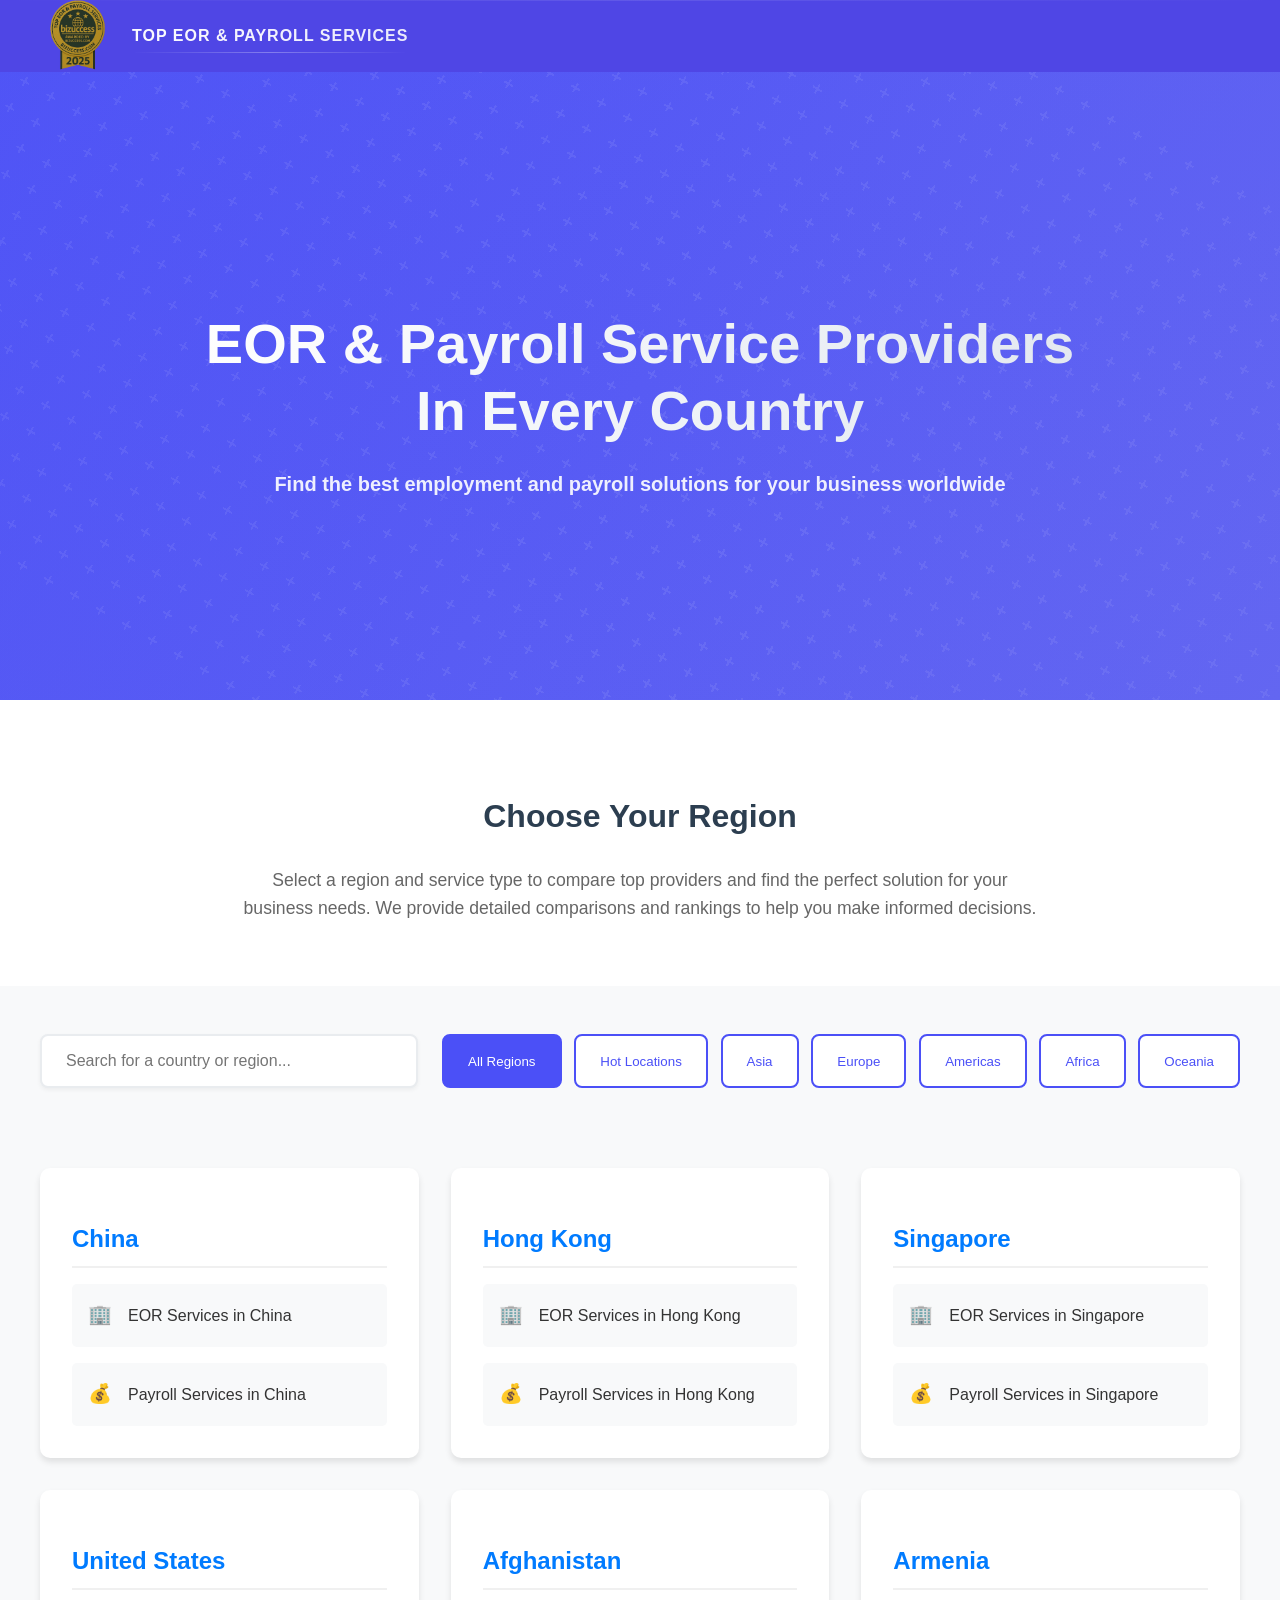
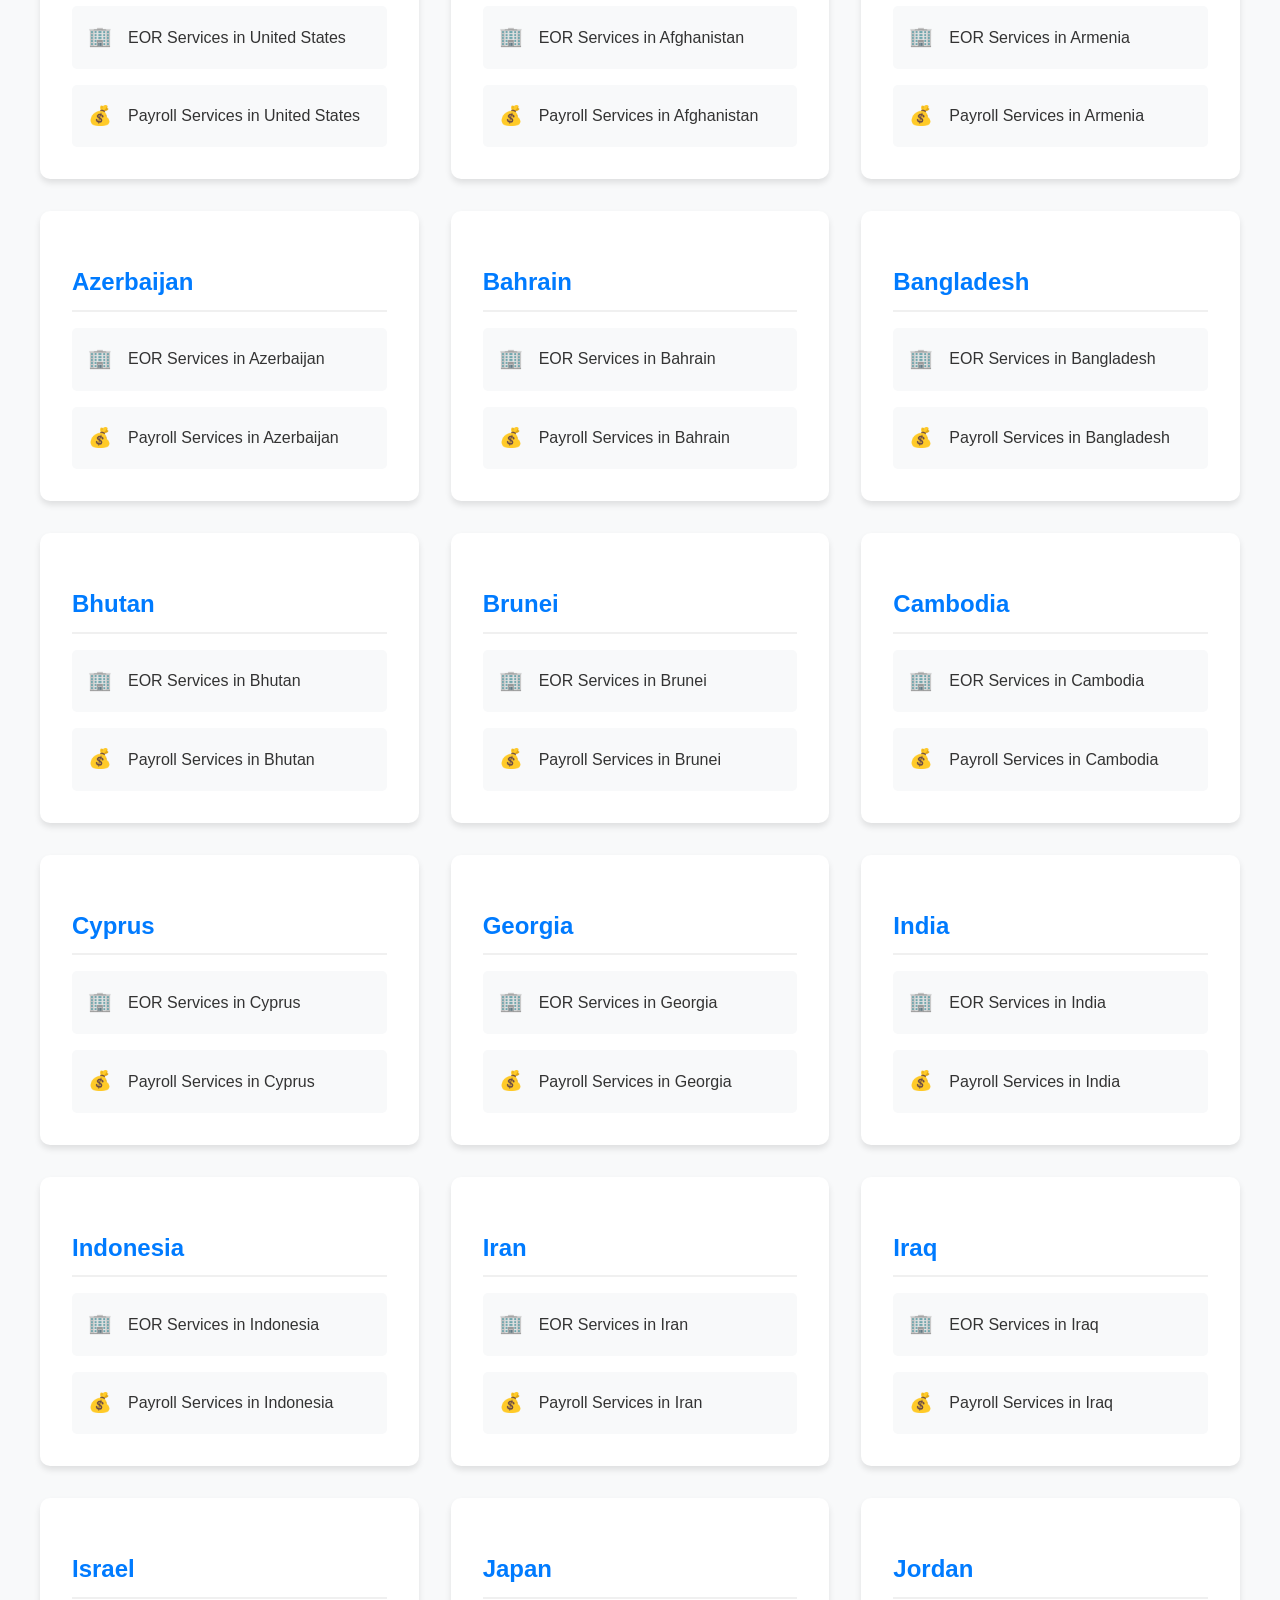
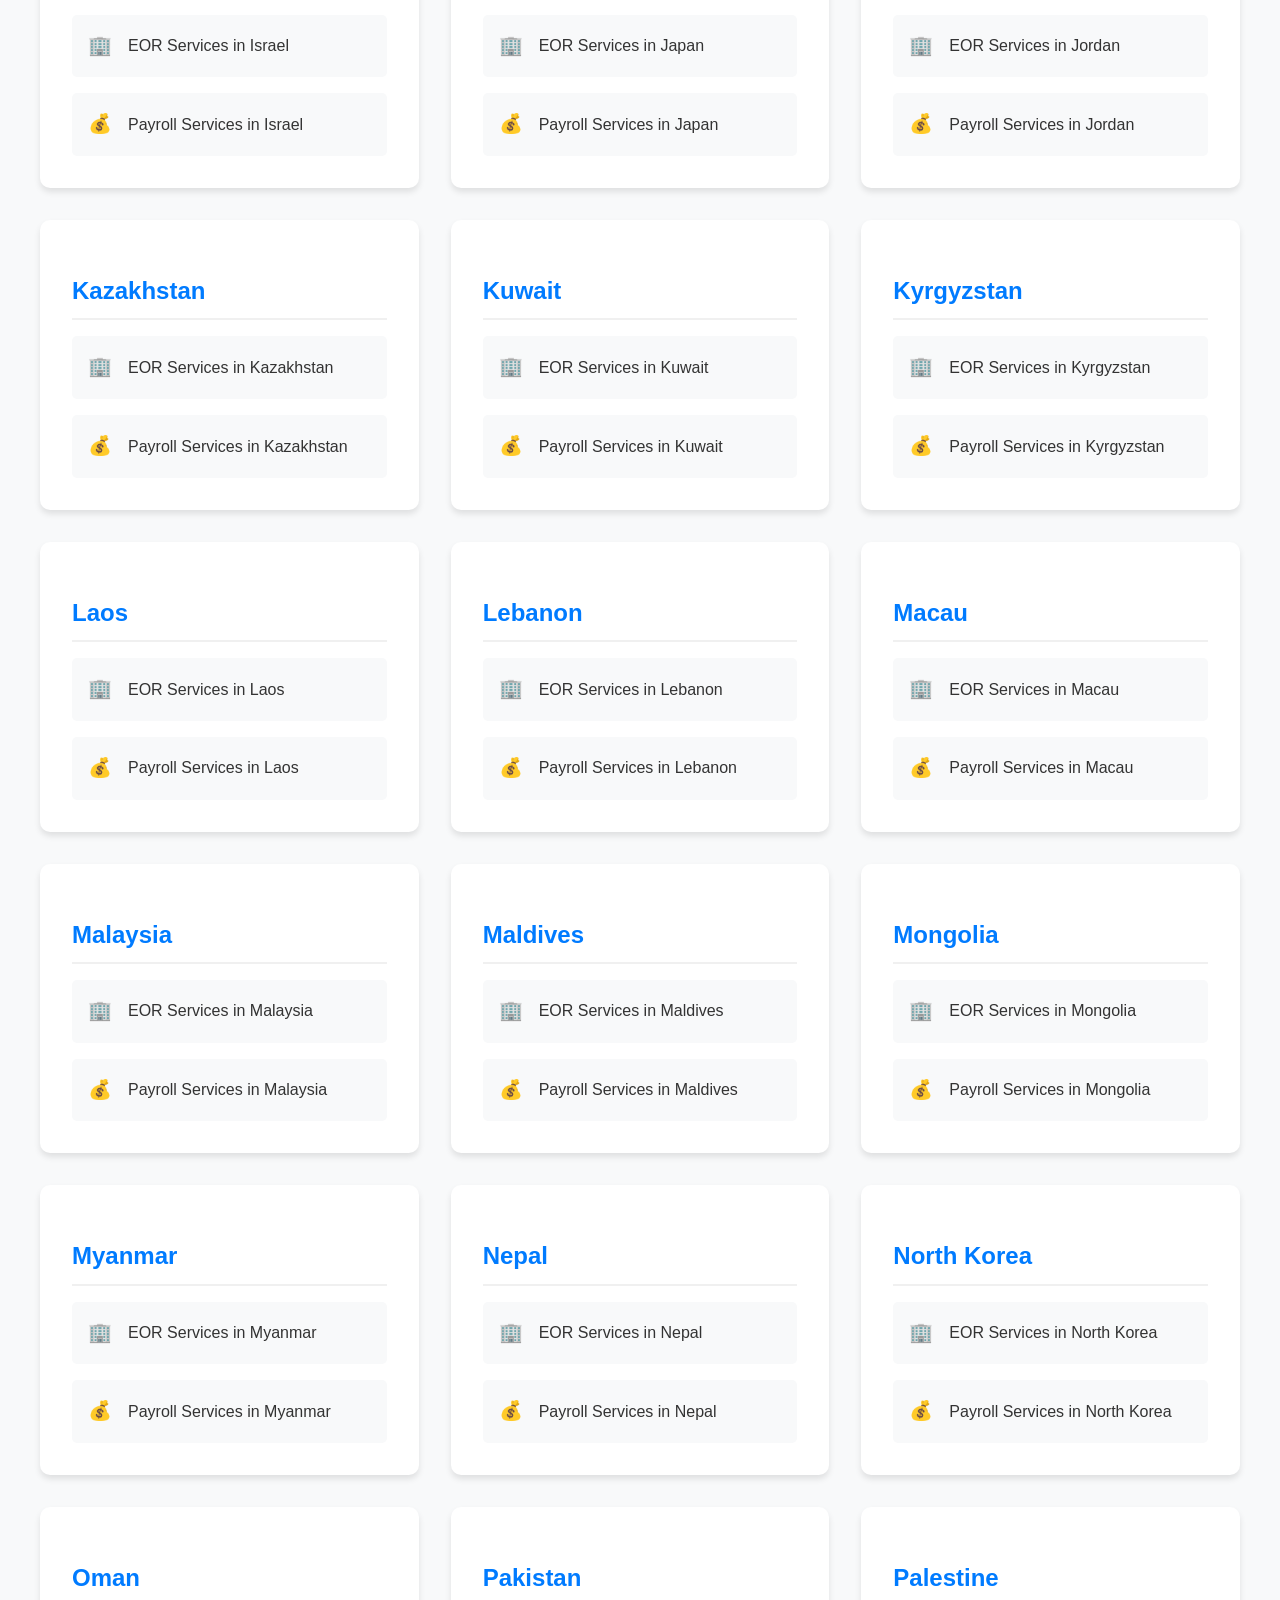
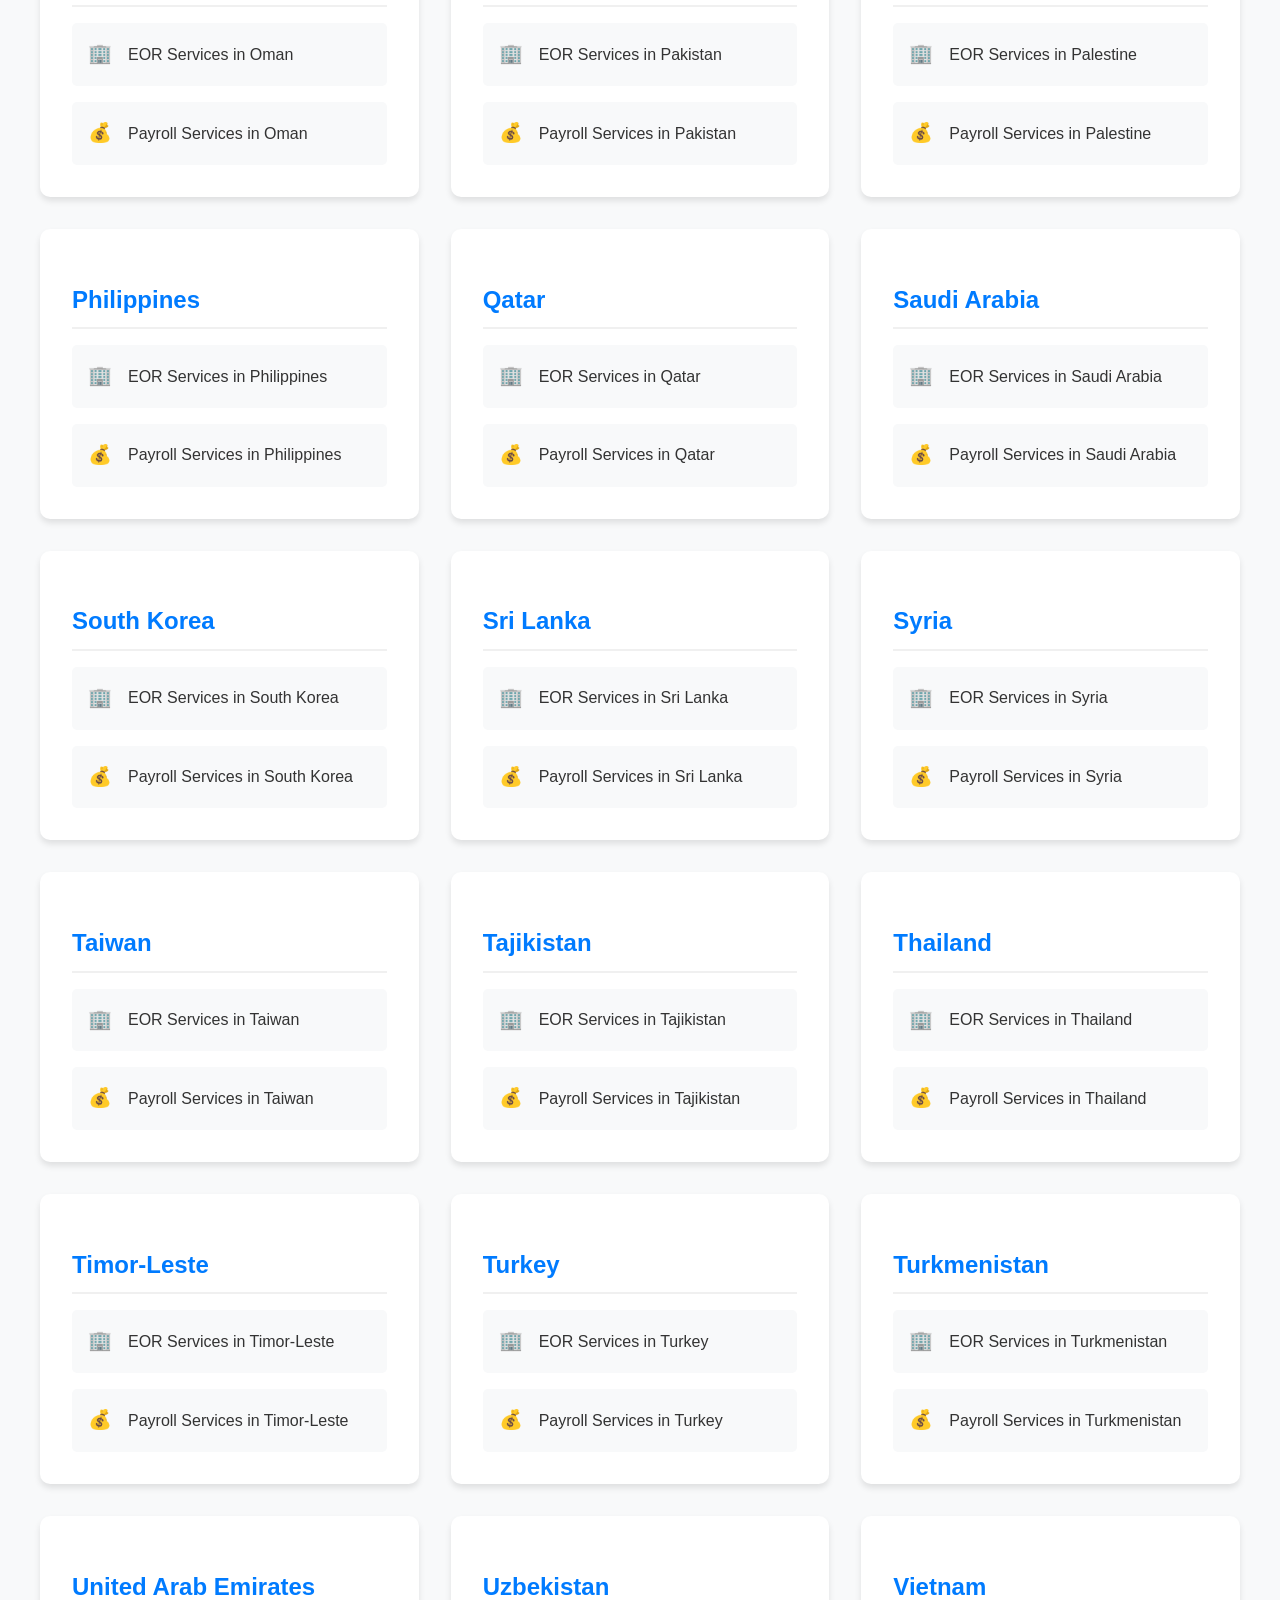
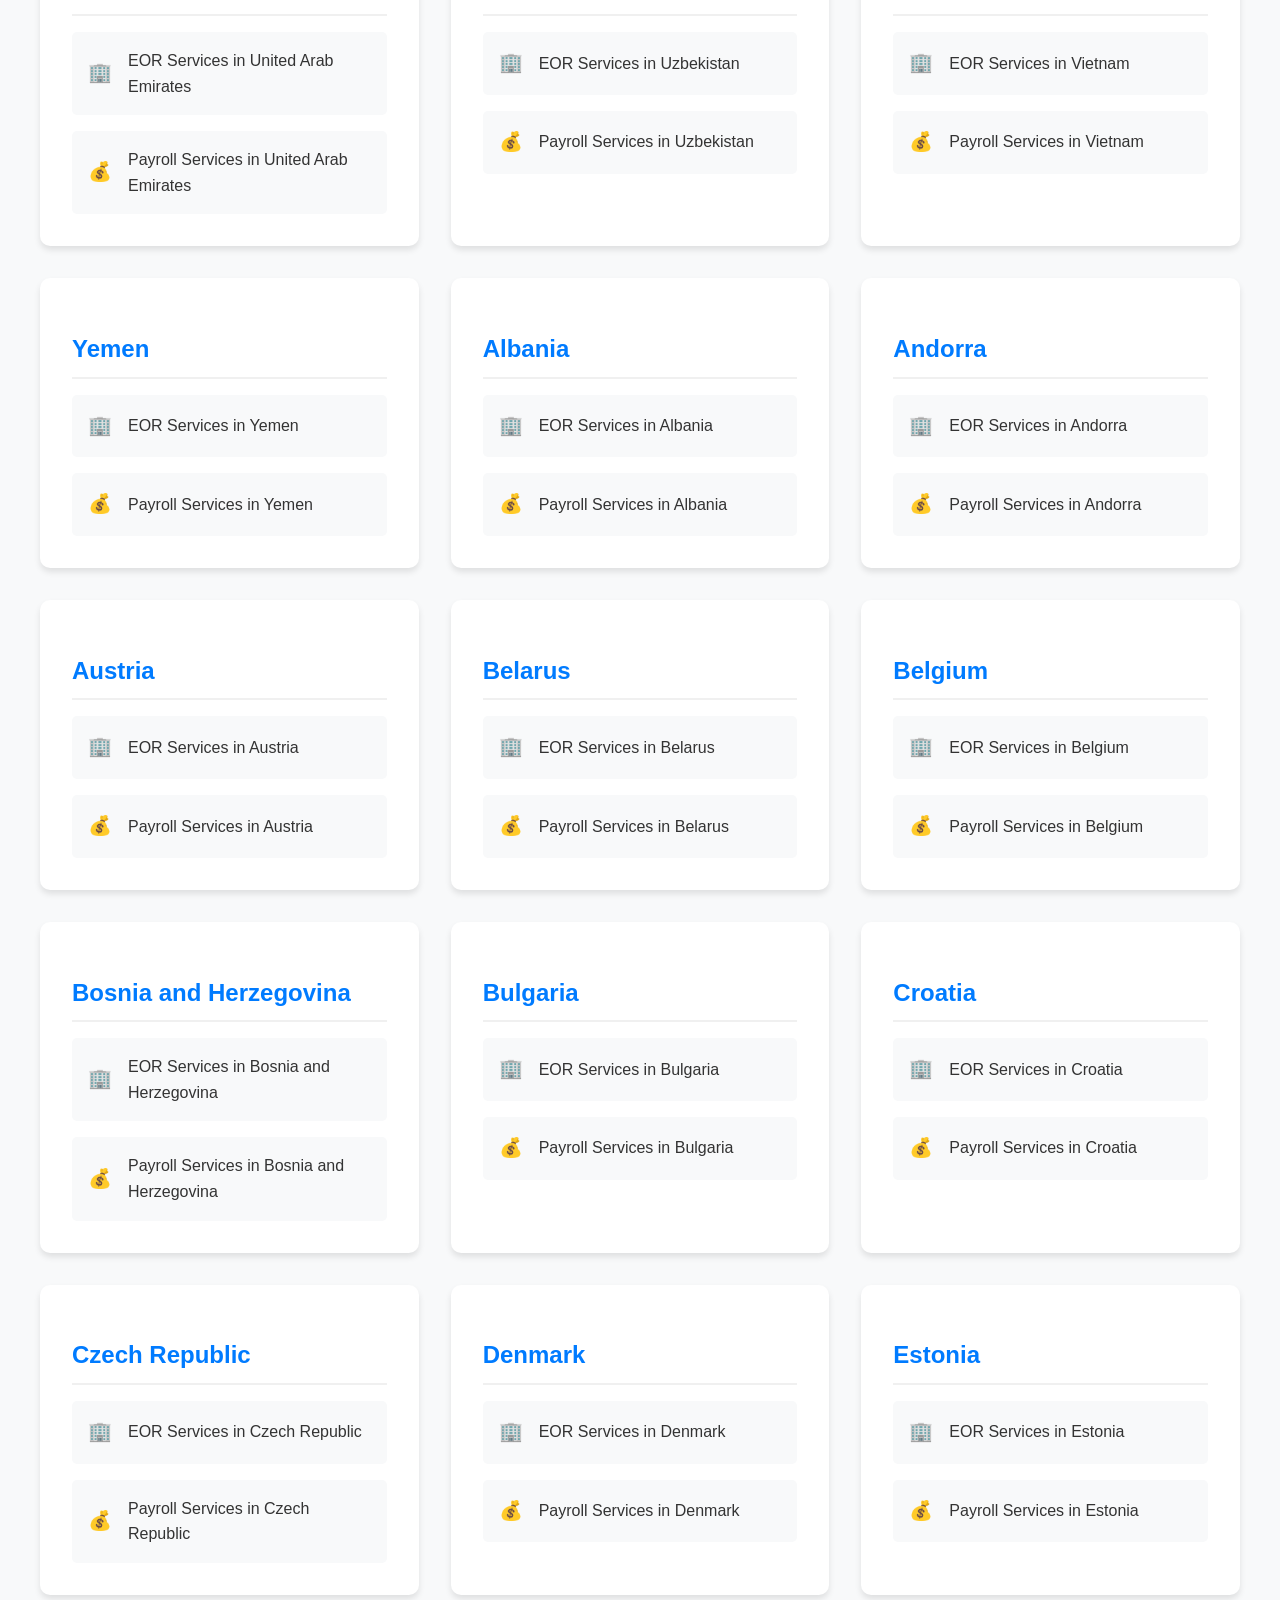
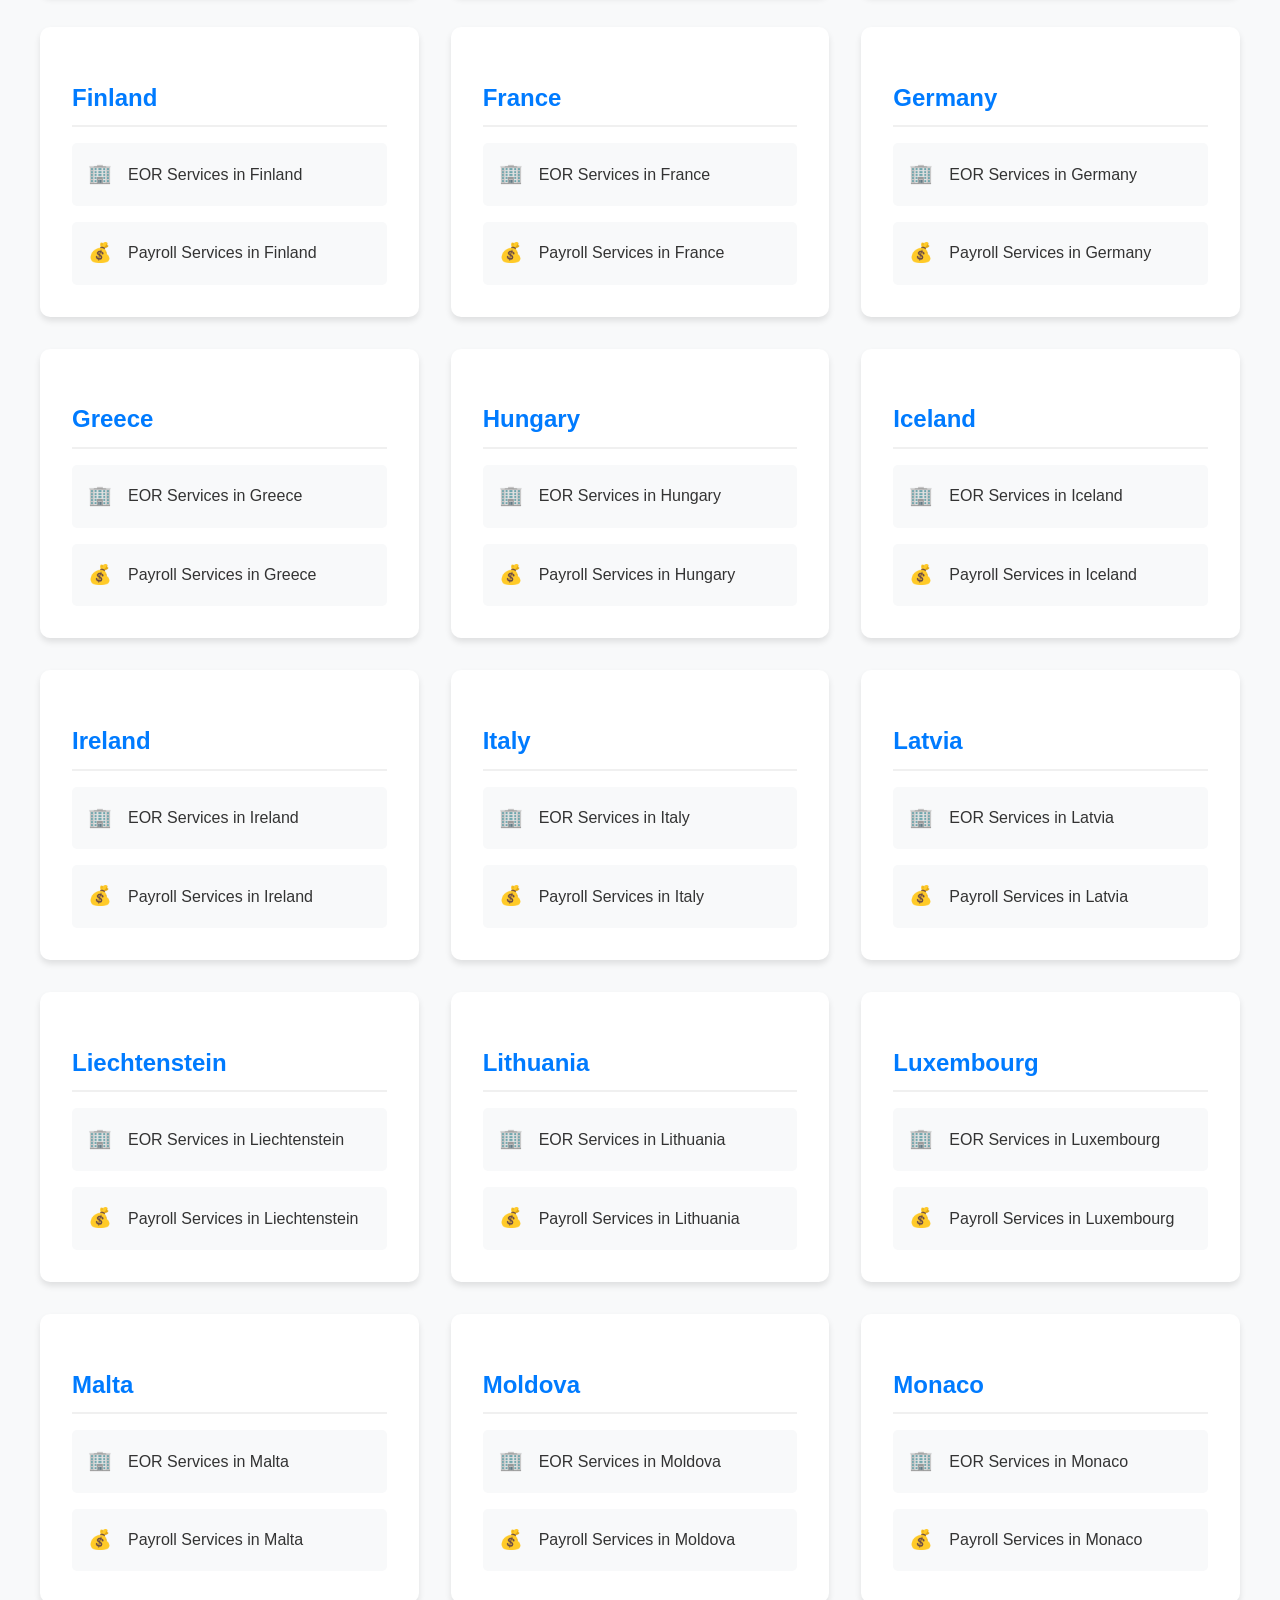
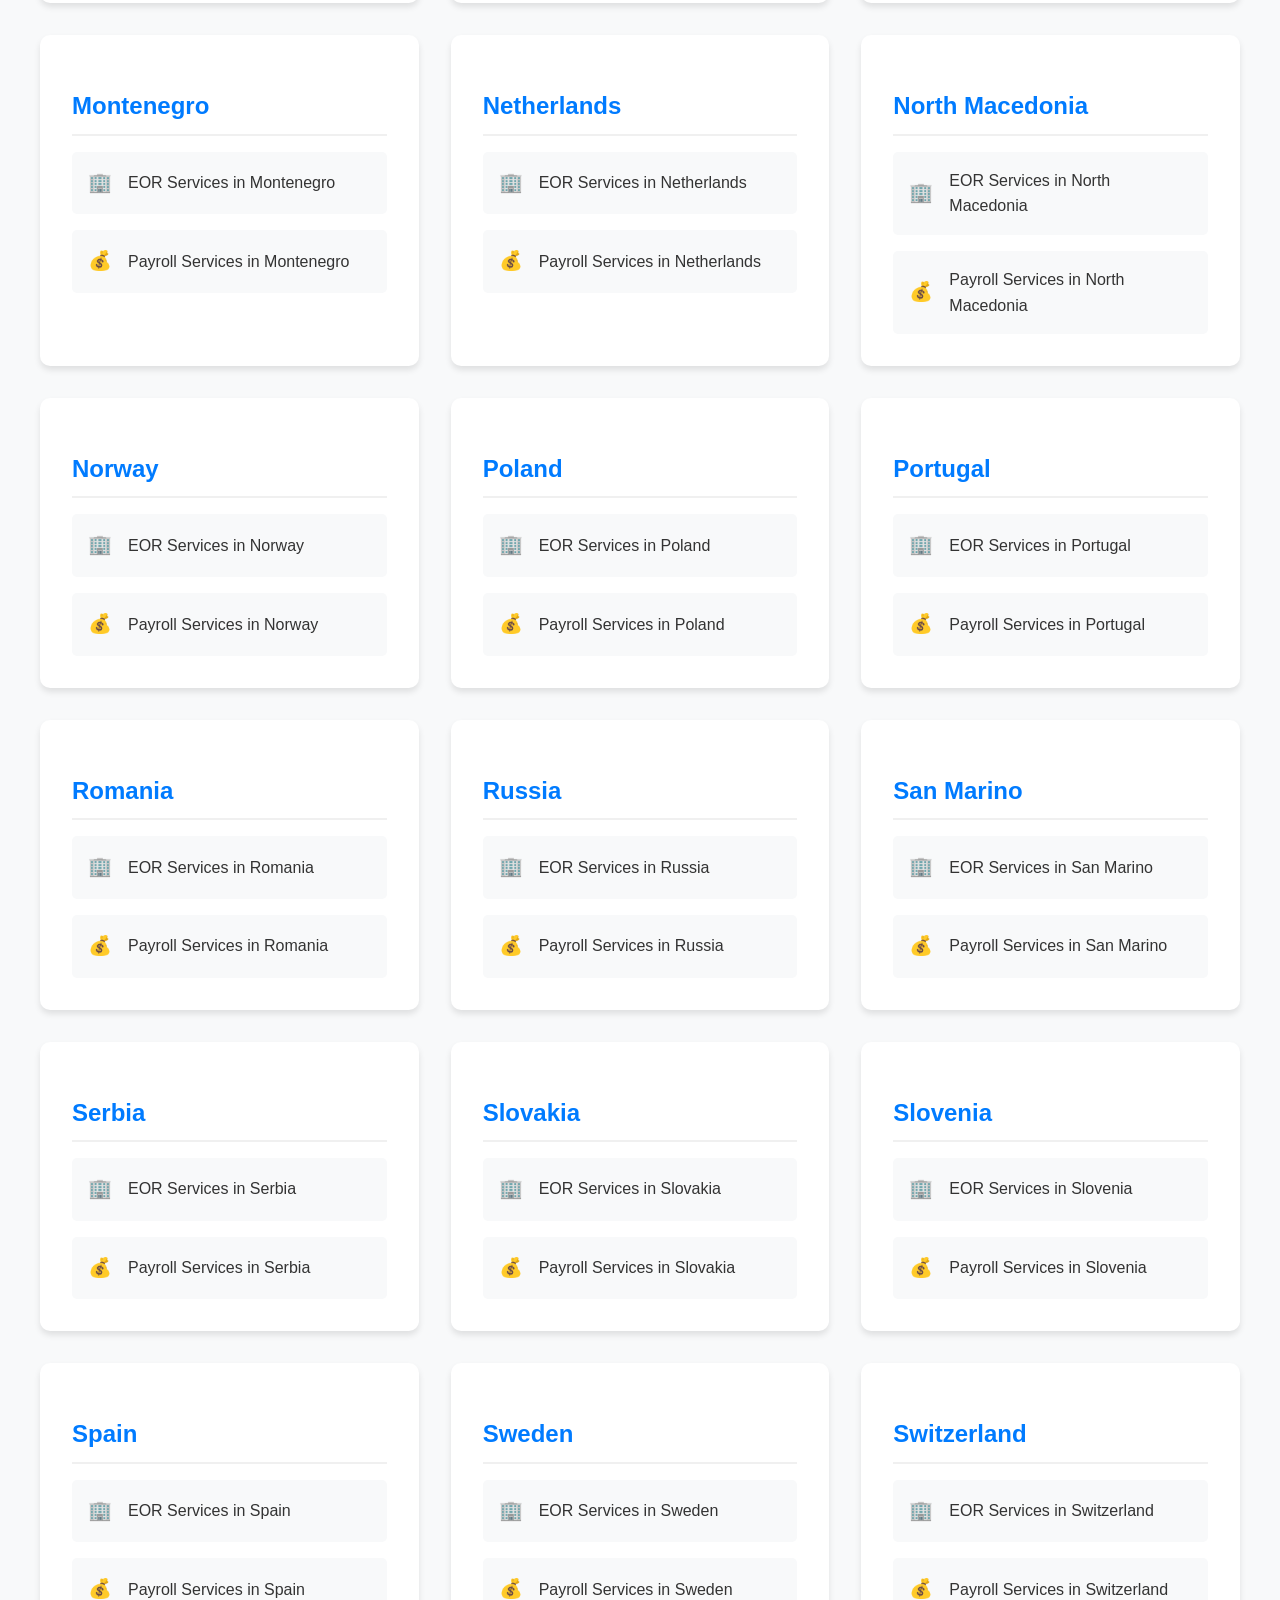
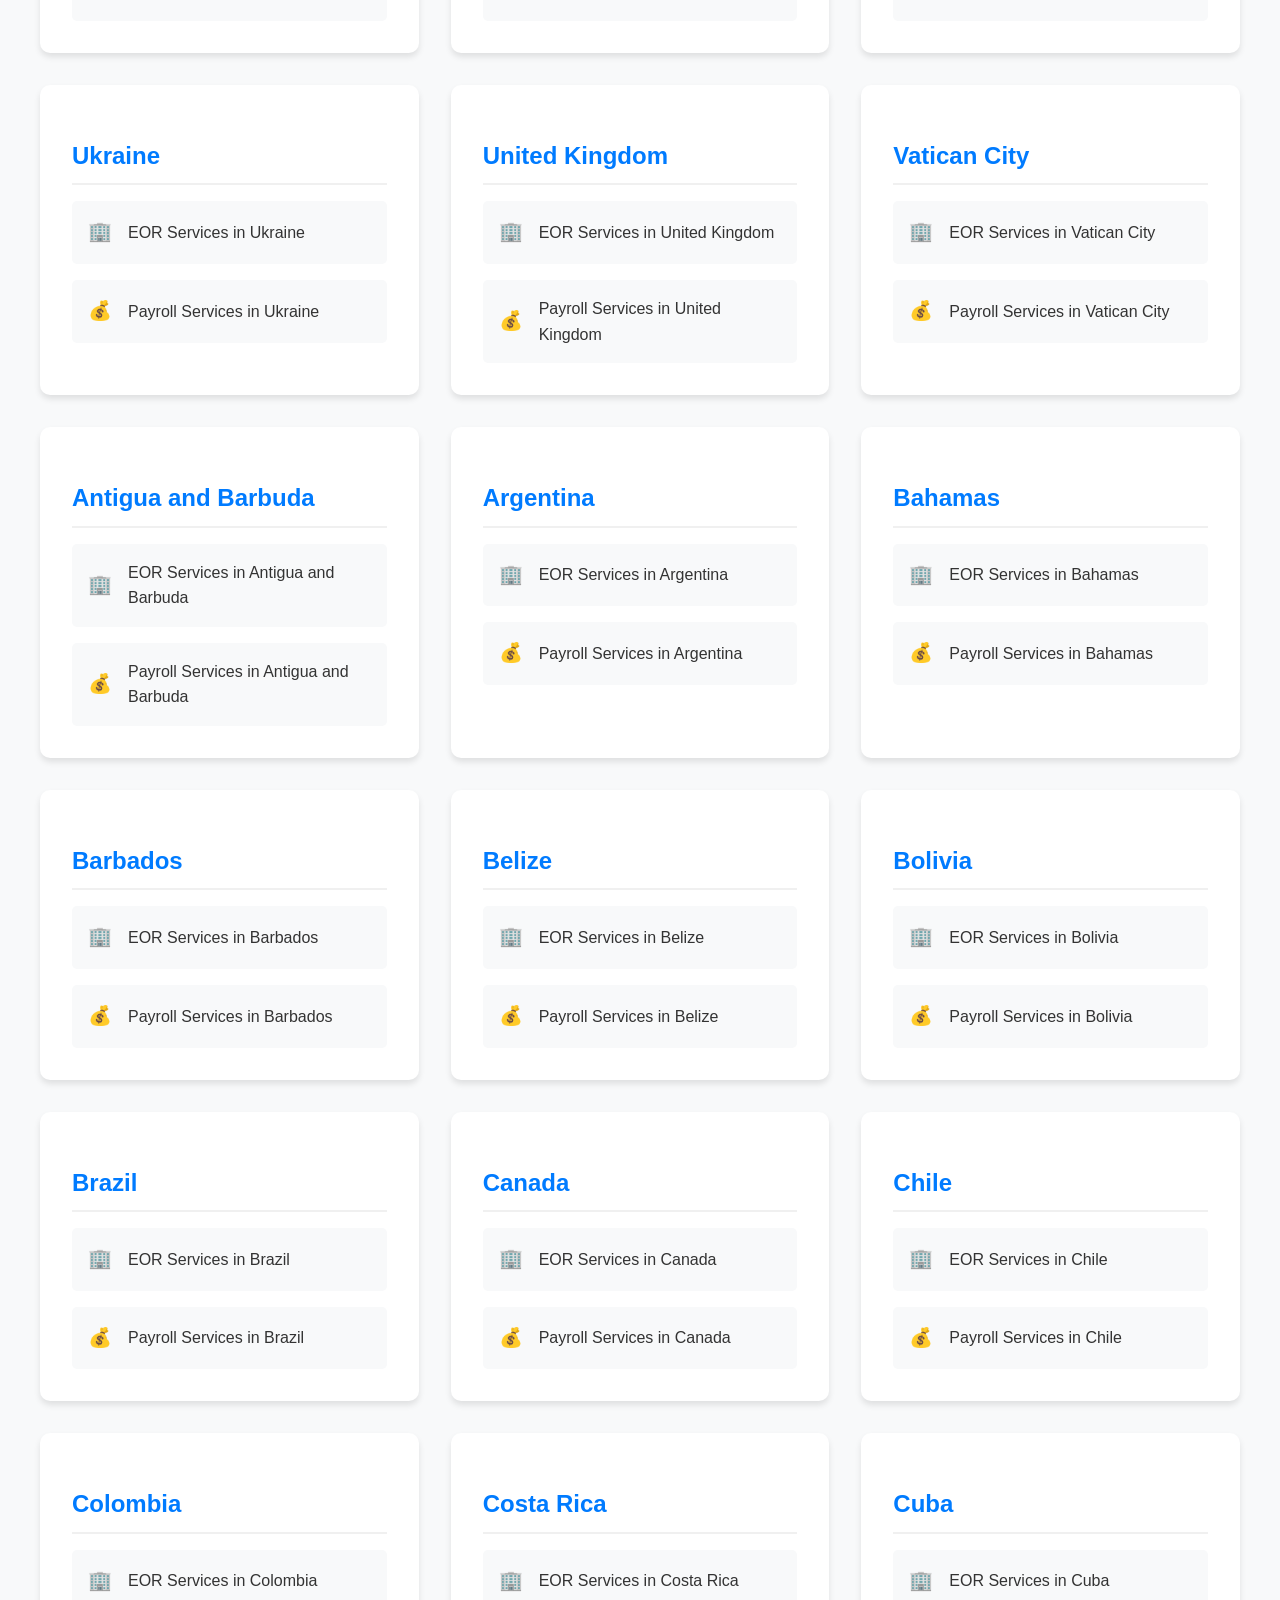
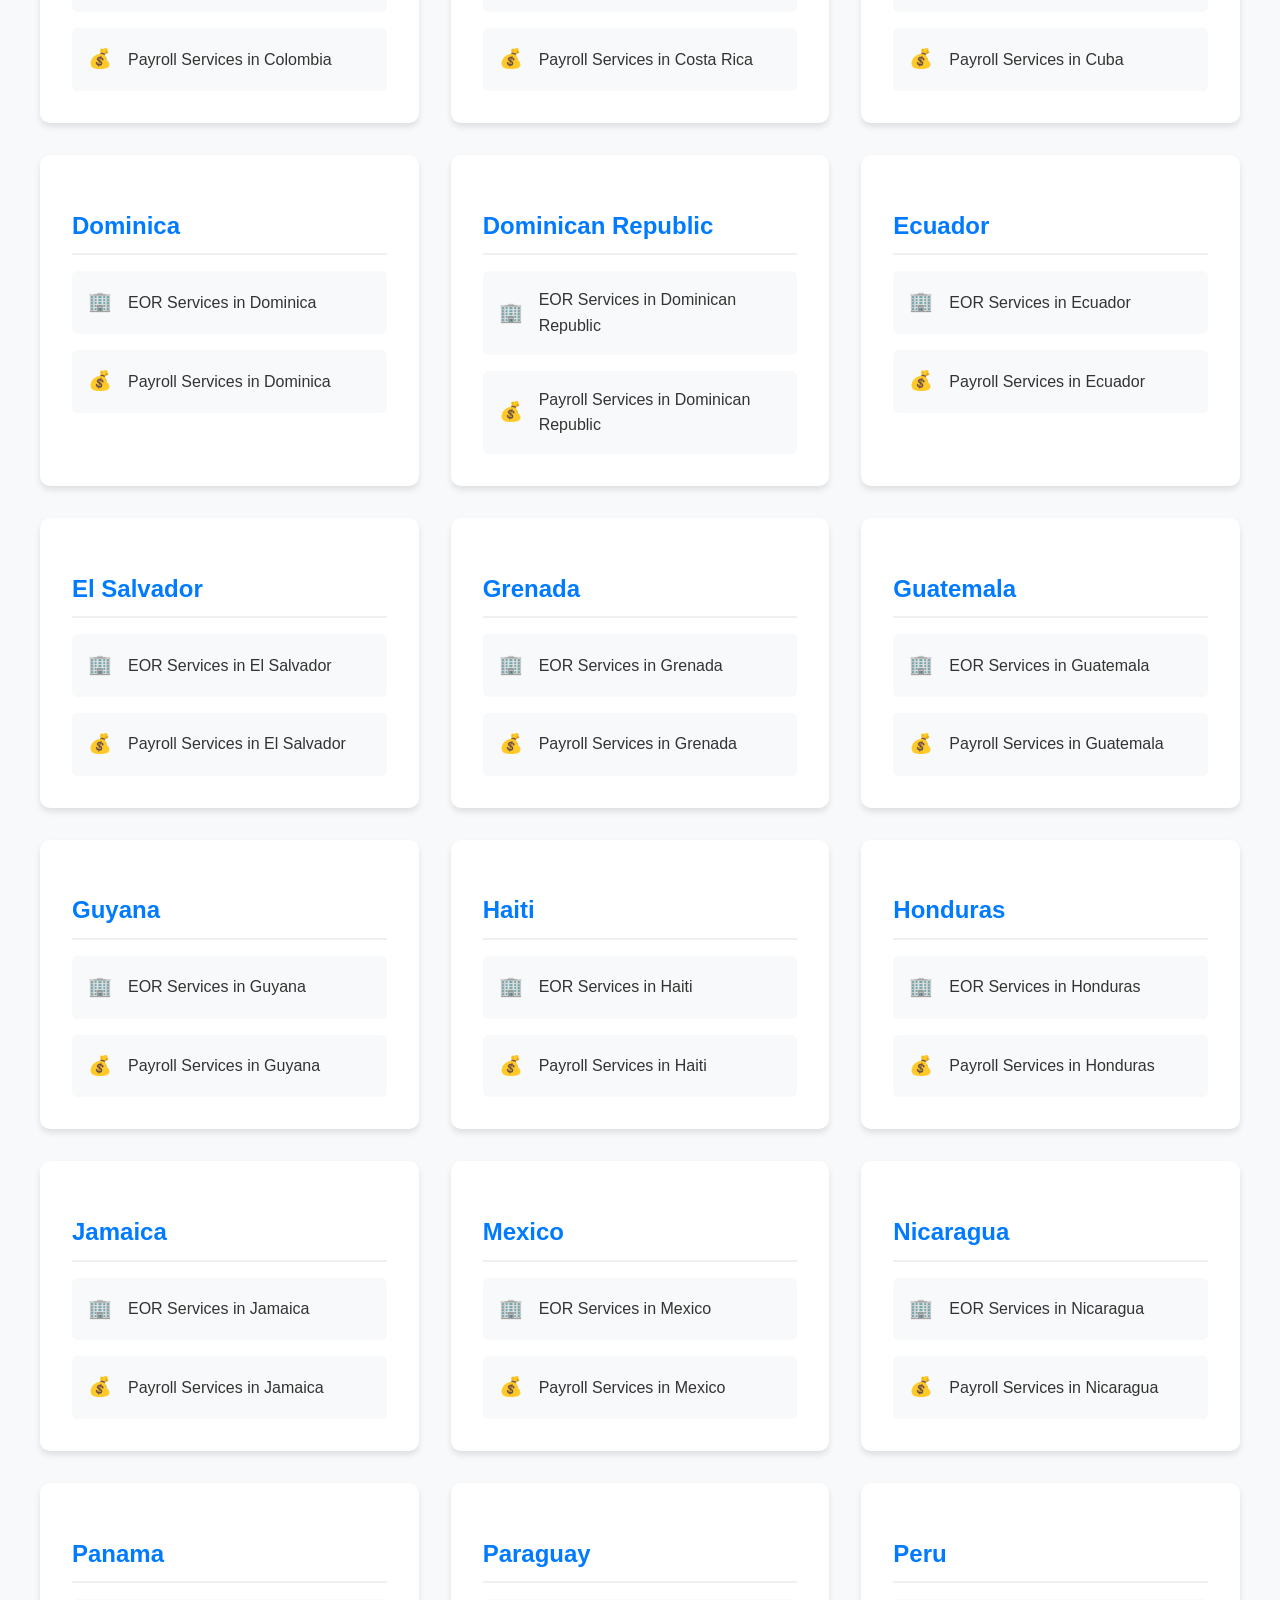
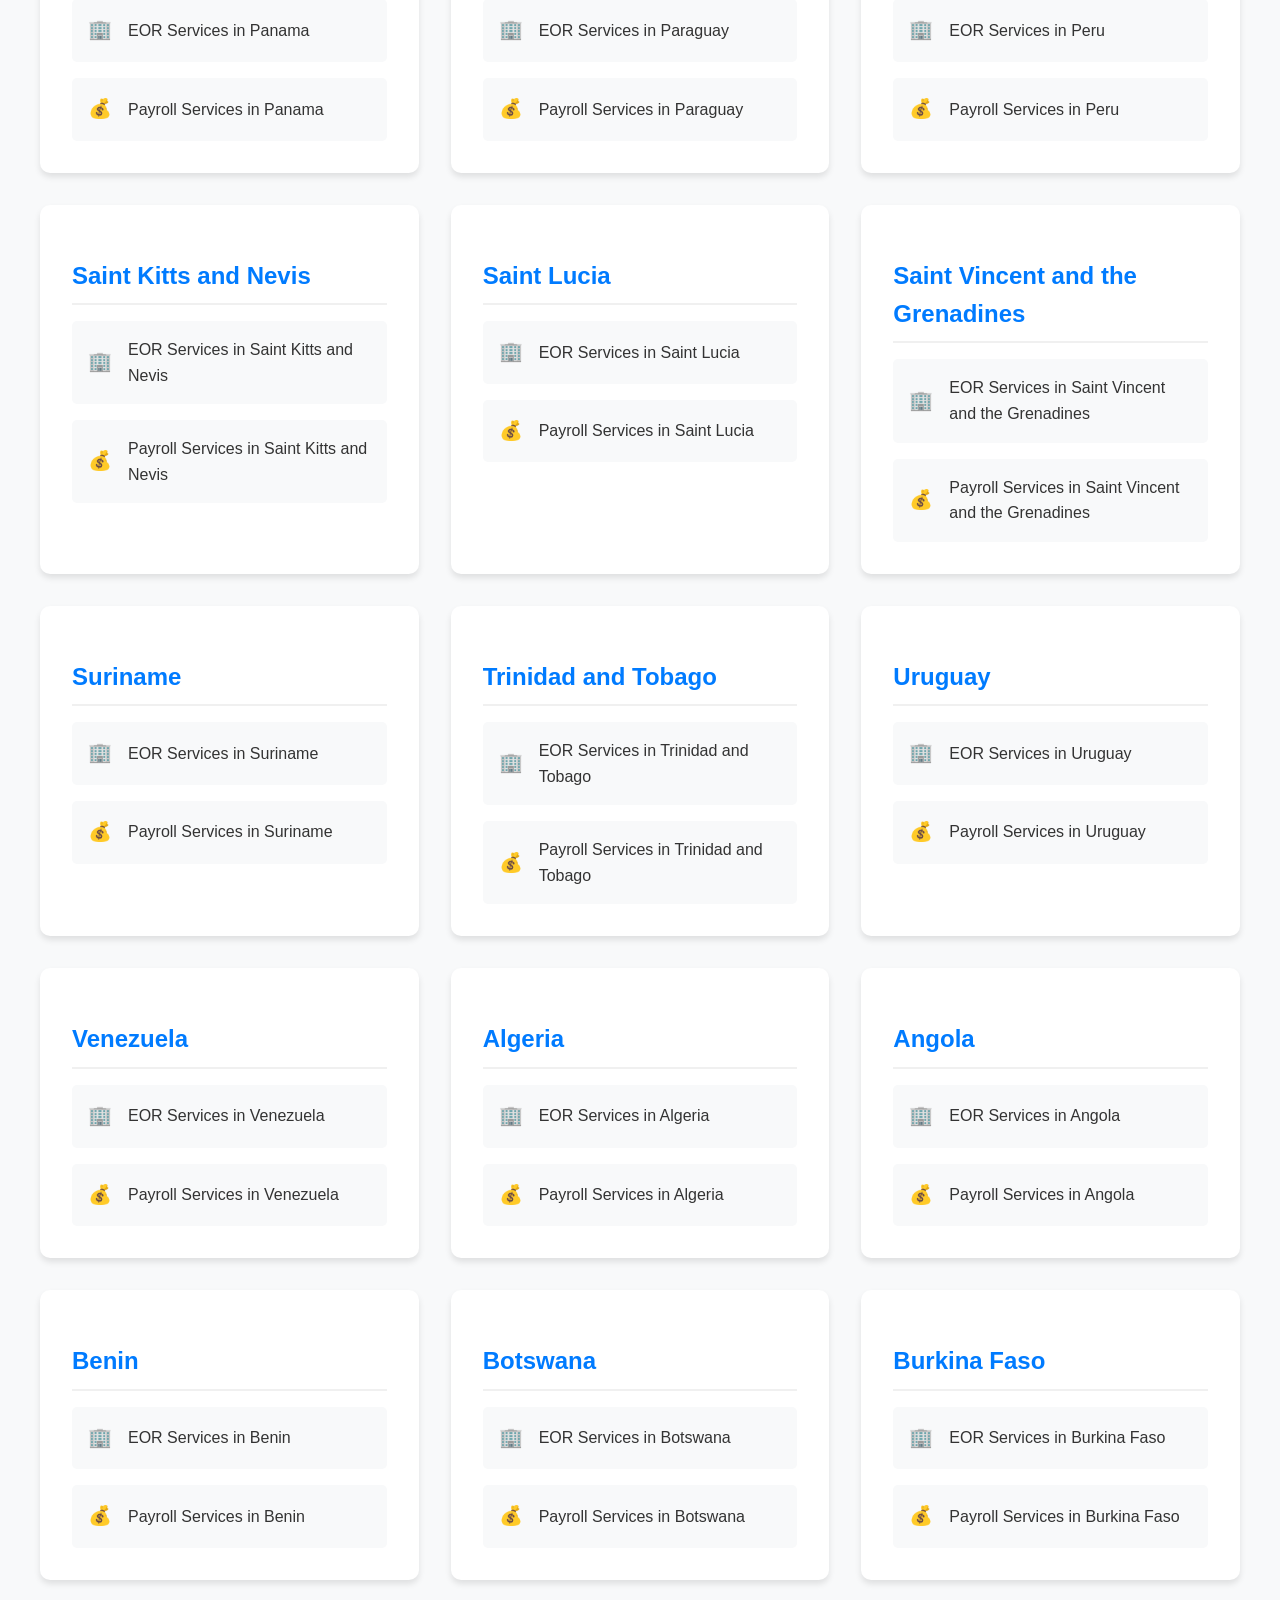
<file: index.html>
<!DOCTYPE html>
<html lang="en">
<head>
    <meta charset="UTF-8">
    <meta name="viewport" content="width=device-width, initial-scale=1.0">
    <meta name="description" content="Discover Bizuccess's curated list of top-rated EOR and payroll service providers worldwide. Find reliable, reputable partners to streamline your global HR operations.">
    <meta name="keywords" content="EOR service provider, top EOR service provider,   reliable EOR service provider,   reputable EOR service provider, payroll service provider,   top payroll service provider,   reliable payroll service provider,   reputable payroll service provider">
    <title>Top EOR & Payroll Service Providers | Bizuccess Global Rankings</title>
    <link rel="icon" type="image/png" href="/favicon.ico">
    <link rel="shortcut icon" type="image/png" href="/favicon.ico">
    <link rel="apple-touch-icon" sizes="180x180" href="/apple-touch-icon.png">
    <link rel="stylesheet" href="style.css">
    <script src="/js/regionLinks.js"></script>
    <style>
        /* 导航栏样式 */
        nav {
            display: flex;
            align-items: center;
            padding: 0 2rem;
            background: #4F46E5;
            position: fixed;
            top: 0;
            left: 0;
            right: 0;
            z-index: 1000;
            height: 72px;
        }

        .logo-area {
            display: inline-flex;
            align-items: center;
            gap: 14px;
            text-decoration: none;
            height: 48px;
            padding: 0 6px;
        }

        .site-logo {
            width: 80px;
            height: 80px;
            display: block;
        }

        .logo-title {
            color: #fff;
            font-size: 16px;
            font-weight: 600;
            letter-spacing: 1px;
            text-transform: uppercase;
            font-family: 'SF Pro Display', Inter, -apple-system, BlinkMacSystemFont, sans-serif;
            opacity: 0.98;
            position: relative;
            padding: 4px 0;
            background: linear-gradient(
                to right,
                #ffffff 0%,
                rgba(255, 255, 255, 0.9) 50%,
                #ffffff 100%
            );
            -webkit-background-clip: text;
            -webkit-text-fill-color: transparent;
            background-size: 200% auto;
            animation: shine 3s ease-in-out infinite;
        }

        @keyframes shine {
            0% {
                background-position: 200% center;
            }
            100% {
                background-position: -200% center;
            }
        }

        .logo-title::after {
            content: '';
            position: absolute;
            bottom: 0;
            left: 0;
            width: 100%;
            height: 1px;
            background: linear-gradient(
                90deg,
                rgba(255, 255, 255, 0) 0%,
                rgba(255, 255, 255, 0.3) 50%,
                rgba(255, 255, 255, 0) 100%
            );
        }

        /* 添加渐变光效 */
        nav::before {
            content: '';
            position: absolute;
            top: 0;
            left: 0;
            right: 0;
            height: 1px;
            background: linear-gradient(
                90deg,
                rgba(255, 255, 255, 0) 0%,
                rgba(255, 255, 255, 0.1) 50%,
                rgba(255, 255, 255, 0) 100%
            );
        }

        /* 调整 header 位置 */
        header {
            margin-top: 72px;
            background: linear-gradient(135deg, #4F46E5 0%, #6366F1 100%);
            padding: 4rem 2rem;
            text-align: center;
            position: relative;
        }

        @media (max-width: 768px) {
            nav {
                padding: 0 1rem;
                height: 64px;
            }

            .logo-area {
                height: 44px;
                gap: 12px;
            }

            .site-logo {
                width: 32px;
                height: 32px;
            }

            .logo-title {
                font-size: 15px;
                letter-spacing: 0.8px;
            }

            header {
                margin-top: 64px;
            }
        }

        @media (max-width: 480px) {
            .logo-area {
                height: 40px;
                gap: 10px;
            }

            .site-logo {
                width: 28px;
                height: 28px;
            }

            .logo-title {
                font-size: 14px;
                letter-spacing: 0.6px;
            }
        }

        /* 优化 header 样式 */
        header {
            min-height: 500px;
            display: flex;
            flex-direction: column;
            justify-content: center;
            align-items: center;
            position: relative;
            background: linear-gradient(125deg, 
                #4B50F7 0%, 
                #6366f1 25%,
                #818cf8 50%,
                #6366f1 75%,
                #4B50F7 100%
            );
            background-size: 400% 400%;
            animation: gradientAnimation 15s ease infinite;
            overflow: hidden;
        }

        @keyframes gradientAnimation {
            0% {
                background-position: 0% 50%;
            }
            50% {
                background-position: 100% 50%;
            }
            100% {
                background-position: 0% 50%;
            }
        }

        header::before {
            content: '';
            position: absolute;
            width: 150%;
            height: 150%;
            top: -25%;
            left: -25%;
            background: url("data:image/svg+xml,%3Csvg width='60' height='60' viewBox='0 0 60 60' xmlns='http://www.w3.org/2000/svg'%3E%3Cg fill='none' fill-rule='evenodd'%3E%3Cg fill='%23ffffff' fill-opacity='0.08'%3E%3Cpath d='M36 34v-4h-2v4h-4v2h4v4h2v-4h4v-2h-4zm0-30V0h-2v4h-4v2h4v4h2V6h4V4h-4zM6 34v-4H4v4H0v2h4v4h2v-4h4v-2H6zM6 4V0H4v4H0v2h4v4h2V6h4V4H6z'/%3E%3C/g%3E%3C/g%3E%3C/svg%3E") repeat;
            transform: rotate(30deg);
            animation: patternMove 20s linear infinite;
        }

        @keyframes patternMove {
            0% {
                transform: rotate(0deg);
            }
            100% {
                transform: rotate(360deg);
            }
        }

        header::after {
            content: '';
            position: absolute;
            top: 0;
            left: 0;
            right: 0;
            bottom: 0;
            background: radial-gradient(circle at 50% 50%, 
                rgba(99, 102, 241, 0) 0%, 
                rgba(99, 102, 241, 0.2) 100%
            );
        }

        header h1 {
            font-size: 3.5rem;
            font-weight: 800;
            margin-bottom: 1.5rem;
            background: linear-gradient(to right, #ffffff, #e2e8f0);
            -webkit-background-clip: text;
            -webkit-text-fill-color: transparent;
            text-align: center;
            position: relative;
            z-index: 2;
            max-width: 900px;
            padding: 0 2rem;
            line-height: 1.2;
        }

        header p {
            font-size: 1.25rem;
            max-width: 800px;
            margin: 0 auto;
            color: rgba(255, 255, 255, 0.9);
            text-align: center;
            position: relative;
            z-index: 2;
            padding: 0 2rem;
            line-height: 1.6;
        }

        /* 优化介绍部分样式 */
        .intro-section {
            background: white;
            padding: 4rem 2rem;
            text-align: center;
            box-shadow: 0 -4px 10px rgba(0,0,0,0.05);
        }

        .intro-section h2 {
            color: #2c3e50;
            font-size: 2rem;
            margin-bottom: 1.5rem;
            font-weight: 600;
        }

        .intro-section p {
            color: #666;
            font-size: 1.1rem;
            line-height: 1.6;
            max-width: 800px;
            margin: 0 auto;
        }

        /* 优化搜索部分样式 */
        .search-section {
            background: #f8f9fa;
            padding: 3rem 2rem;
            margin: 0;
        }

        .search-container {
            max-width: 1200px;
            margin: 0 auto;
            display: flex;
            gap: 1.5rem;
            flex-wrap: wrap;
        }

        .search-input {
            flex: 1;
            min-width: 300px;
            padding: 1rem 1.5rem;
            border: 2px solid #e9ecef;
            border-radius: 8px;
            font-size: 1rem;
            transition: all 0.3s ease;
            box-shadow: 0 2px 4px rgba(0,0,0,0.05);
        }

        .search-input:focus {
            border-color: #4B50F7;
            outline: none;
            box-shadow: 0 2px 8px rgba(75,80,247,0.2);
        }

        .filter-container {
            display: flex;
            gap: 0.8rem;
            flex-wrap: wrap;
            justify-content: center;
        }

        .filter-button {
            padding: 0.8rem 1.5rem;
            background: white;
            border: 2px solid #4B50F7;
            border-radius: 8px;
            color: #4B50F7;
            cursor: pointer;
            transition: all 0.3s ease;
            font-weight: 500;
        }

        .filter-button:hover {
            background: #4B50F7;
            color: white;
            transform: translateY(-2px);
            box-shadow: 0 4px 8px rgba(75,80,247,0.2);
        }

        .filter-button.active {
            background: #4B50F7;
            color: white;
        }

        .region-grid {
            display: grid;
            grid-template-columns: repeat(auto-fill, minmax(280px, 1fr));
            gap: 2rem;
            padding: 2rem;
            max-width: 1200px;
            margin: 0 auto;
        }

        .region-card {
            background: white;
            border-radius: 10px;
            padding: 2rem;
            box-shadow: 0 4px 6px rgba(0, 0, 0, 0.1);
            transition: transform 0.3s ease, box-shadow 0.3s ease;
            display: flex;
            flex-direction: column;
        }

        .region-card.hidden {
            display: none;
        }

        .region-card:hover {
            transform: translateY(-5px);
            box-shadow: 0 6px 12px rgba(0, 0, 0, 0.15);
        }

        .region-card h2 {
            color: #007bff;
            margin-bottom: 1rem;
            font-size: 1.5rem;
            border-bottom: 2px solid #f0f0f0;
            padding-bottom: 0.5rem;
        }

        .service-links {
            display: flex;
            flex-direction: column;
            gap: 1rem;
            flex-grow: 1;
        }

        .service-link {
            display: flex;
            align-items: center;
            padding: 1rem;
            background: #f8f9fa;
            border-radius: 5px;
            text-decoration: none;
            color: #333;
            transition: background-color 0.2s ease;
        }

        .service-link:hover {
            background: #e9ecef;
            color: #007bff;
        }

        .service-icon {
            margin-right: 1rem;
            font-size: 1.2rem;
        }

        .no-results {
            text-align: center;
            padding: 2rem;
            color: #666;
            font-size: 1.1rem;
            grid-column: 1 / -1;
        }
    </style>
</head>
<script async src="https://www.googletagmanager.com/gtag/js?id=G-LLBW13HNDT"></script>
<script>
  window.dataLayer = window.dataLayer || [];
  function gtag(){dataLayer.push(arguments);}
  gtag('js', new Date());
  gtag('config', 'G-LLBW13HNDT');
</script>
<body>
    <header>
        <h1>EOR & Payroll Service Providers In Every Country</h1>
        <p>Find the best employment and payroll solutions for your business worldwide</p>
    </header>

    <nav>
        <div class="logo-area">
            <img src="/images/bizuccess-badge.png" alt="Bizuccess Logo" class="site-logo">
            <span class="logo-title">TOP EOR & PAYROLL SERVICES</span>
        </div>
    </nav>

    <section class="intro-section">
        <h2>Choose Your Region</h2>
        <p>Select a region and service type to compare top providers and find the perfect solution for your business needs. We provide detailed comparisons and rankings to help you make informed decisions.</p>
    </section>

    <section class="search-section">
        <div class="search-container">
            <input type="text" class="search-input" placeholder="Search for a country or region..." id="searchInput">
            <div class="filter-container">
                <!-- <button id="loadAllButton" class="filter-button">Load All</button> -->
                <button class="filter-button active" data-region="all">All Regions</button>
                <button class="filter-button" data-region="hot">Hot Locations</button>
                <button class="filter-button" data-region="asia">Asia</button>
                <button class="filter-button" data-region="europe">Europe</button>
                <button class="filter-button" data-region="americas">Americas</button>
                <button class="filter-button" data-region="africa">Africa</button>
                <button class="filter-button" data-region="oceania">Oceania</button>
            </div>
        </div>
    </section>

    <div class="region-grid" id="regionGrid">
        <!-- 移除重复的卡片，只保留一个 -->
        <!-- More regions will be added via JavaScript -->
    </div>

    <footer>
        <p>&copy; 2025 EOR & Payroll Services Comparison. All rights reserved.</p>
        <p class="disclaimer">Disclaimer: Some data or content on this website is generated by artificial intelligence (ChatGPT) and is intended for reference only. The information may contain inaccuracies or omissions, and users are encouraged to verify the details independently. The website is not liable for any loss or damage arising from reliance on the information provided. For accurate and up-to-date information, please consult official sources or professionals.</p>
    </footer>

    <script>
        // 国家数据
        const countries = [
            // 热门地区
            { name: 'China', region: 'hot' },
            { name: 'Hong Kong', region: 'hot' },
            { name: 'Singapore', region: 'hot' },
            { name: 'United States', region: 'hot' },
            
            // 其他地区按字母顺序排列
            // 亚洲
            { name: 'Afghanistan', region: 'asia' },
            { name: 'Armenia', region: 'asia' },
            { name: 'Azerbaijan', region: 'asia' },
            { name: 'Bahrain', region: 'asia' },
            { name: 'Bangladesh', region: 'asia' },
            { name: 'Bhutan', region: 'asia' },
            { name: 'Brunei', region: 'asia' },
            { name: 'Cambodia', region: 'asia' },
            { name: 'Cyprus', region: 'asia' },
            { name: 'Georgia', region: 'asia' },
            { name: 'India', region: 'asia' },
            { name: 'Indonesia', region: 'asia' },
            { name: 'Iran', region: 'asia' },
            { name: 'Iraq', region: 'asia' },
            { name: 'Israel', region: 'asia' },
            { name: 'Japan', region: 'asia' },
            { name: 'Jordan', region: 'asia' },
            { name: 'Kazakhstan', region: 'asia' },
            { name: 'Kuwait', region: 'asia' },
            { name: 'Kyrgyzstan', region: 'asia' },
            { name: 'Laos', region: 'asia' },
            { name: 'Lebanon', region: 'asia' },
            { name: 'Macau', region: 'asia' },
            { name: 'Malaysia', region: 'asia' },
            { name: 'Maldives', region: 'asia' },
            { name: 'Mongolia', region: 'asia' },
            { name: 'Myanmar', region: 'asia' },
            { name: 'Nepal', region: 'asia' },
            { name: 'North Korea', region: 'asia' },
            { name: 'Oman', region: 'asia' },
            { name: 'Pakistan', region: 'asia' },
            { name: 'Palestine', region: 'asia' },
            { name: 'Philippines', region: 'asia' },
            { name: 'Qatar', region: 'asia' },
            { name: 'Saudi Arabia', region: 'asia' },
            { name: 'South Korea', region: 'asia' },
            { name: 'Sri Lanka', region: 'asia' },
            { name: 'Syria', region: 'asia' },
            { name: 'Taiwan', region: 'asia' },
            { name: 'Tajikistan', region: 'asia' },
            { name: 'Thailand', region: 'asia' },
            { name: 'Timor-Leste', region: 'asia' },
            { name: 'Turkey', region: 'asia' },
            { name: 'Turkmenistan', region: 'asia' },
            { name: 'United Arab Emirates', region: 'asia' },
            { name: 'Uzbekistan', region: 'asia' },
            { name: 'Vietnam', region: 'asia' },
            { name: 'Yemen', region: 'asia' },

            // 欧洲
            { name: 'Albania', region: 'europe' },
            { name: 'Andorra', region: 'europe' },
            { name: 'Austria', region: 'europe' },
            { name: 'Belarus', region: 'europe' },
            { name: 'Belgium', region: 'europe' },
            { name: 'Bosnia and Herzegovina', region: 'europe' },
            { name: 'Bulgaria', region: 'europe' },
            { name: 'Croatia', region: 'europe' },
            { name: 'Czech Republic', region: 'europe' },
            { name: 'Denmark', region: 'europe' },
            { name: 'Estonia', region: 'europe' },
            { name: 'Finland', region: 'europe' },
            { name: 'France', region: 'europe' },
            { name: 'Germany', region: 'europe' },
            { name: 'Greece', region: 'europe' },
            { name: 'Hungary', region: 'europe' },
            { name: 'Iceland', region: 'europe' },
            { name: 'Ireland', region: 'europe' },
            { name: 'Italy', region: 'europe' },
            { name: 'Latvia', region: 'europe' },
            { name: 'Liechtenstein', region: 'europe' },
            { name: 'Lithuania', region: 'europe' },
            { name: 'Luxembourg', region: 'europe' },
            { name: 'Malta', region: 'europe' },
            { name: 'Moldova', region: 'europe' },
            { name: 'Monaco', region: 'europe' },
            { name: 'Montenegro', region: 'europe' },
            { name: 'Netherlands', region: 'europe' },
            { name: 'North Macedonia', region: 'europe' },
            { name: 'Norway', region: 'europe' },
            { name: 'Poland', region: 'europe' },
            { name: 'Portugal', region: 'europe' },
            { name: 'Romania', region: 'europe' },
            { name: 'Russia', region: 'europe' },
            { name: 'San Marino', region: 'europe' },
            { name: 'Serbia', region: 'europe' },
            { name: 'Slovakia', region: 'europe' },
            { name: 'Slovenia', region: 'europe' },
            { name: 'Spain', region: 'europe' },
            { name: 'Sweden', region: 'europe' },
            { name: 'Switzerland', region: 'europe' },
            { name: 'Ukraine', region: 'europe' },
            { name: 'United Kingdom', region: 'europe' },
            { name: 'Vatican City', region: 'europe' },

            // 美洲
            { name: 'Antigua and Barbuda', region: 'americas' },
            { name: 'Argentina', region: 'americas' },
            { name: 'Bahamas', region: 'americas' },
            { name: 'Barbados', region: 'americas' },
            { name: 'Belize', region: 'americas' },
            { name: 'Bolivia', region: 'americas' },
            { name: 'Brazil', region: 'americas' },
            { name: 'Canada', region: 'americas' },
            { name: 'Chile', region: 'americas' },
            { name: 'Colombia', region: 'americas' },
            { name: 'Costa Rica', region: 'americas' },
            { name: 'Cuba', region: 'americas' },
            { name: 'Dominica', region: 'americas' },
            { name: 'Dominican Republic', region: 'americas' },
            { name: 'Ecuador', region: 'americas' },
            { name: 'El Salvador', region: 'americas' },
            { name: 'Grenada', region: 'americas' },
            { name: 'Guatemala', region: 'americas' },
            { name: 'Guyana', region: 'americas' },
            { name: 'Haiti', region: 'americas' },
            { name: 'Honduras', region: 'americas' },
            { name: 'Jamaica', region: 'americas' },
            { name: 'Mexico', region: 'americas' },
            { name: 'Nicaragua', region: 'americas' },
            { name: 'Panama', region: 'americas' },
            { name: 'Paraguay', region: 'americas' },
            { name: 'Peru', region: 'americas' },
            { name: 'Saint Kitts and Nevis', region: 'americas' },
            { name: 'Saint Lucia', region: 'americas' },
            { name: 'Saint Vincent and the Grenadines', region: 'americas' },
            { name: 'Suriname', region: 'americas' },
            { name: 'Trinidad and Tobago', region: 'americas' },
            { name: 'Uruguay', region: 'americas' },
            { name: 'Venezuela', region: 'americas' },

            // 非洲
            { name: 'Algeria', region: 'africa' },
            { name: 'Angola', region: 'africa' },
            { name: 'Benin', region: 'africa' },
            { name: 'Botswana', region: 'africa' },
            { name: 'Burkina Faso', region: 'africa' },
            { name: 'Burundi', region: 'africa' },
            { name: 'Cabo Verde', region: 'africa' },
            { name: 'Cameroon', region: 'africa' },
            { name: 'Central African Republic', region: 'africa' },
            { name: 'Chad', region: 'africa' },
            { name: 'Comoros', region: 'africa' },
            { name: 'Congo', region: 'africa' },
            { name: 'Côte d\'Ivoire', region: 'africa' },
            { name: 'Democratic Republic of the Congo', region: 'africa' },
            { name: 'Djibouti', region: 'africa' },
            { name: 'Egypt', region: 'africa' },
            { name: 'Equatorial Guinea', region: 'africa' },
            { name: 'Eritrea', region: 'africa' },
            { name: 'Eswatini', region: 'africa' },
            { name: 'Ethiopia', region: 'africa' },
            { name: 'Gabon', region: 'africa' },
            { name: 'Gambia', region: 'africa' },
            { name: 'Ghana', region: 'africa' },
            { name: 'Guinea', region: 'africa' },
            { name: 'Guinea-Bissau', region: 'africa' },
            { name: 'Kenya', region: 'africa' },
            { name: 'Lesotho', region: 'africa' },
            { name: 'Liberia', region: 'africa' },
            { name: 'Libya', region: 'africa' },
            { name: 'Madagascar', region: 'africa' },
            { name: 'Malawi', region: 'africa' },
            { name: 'Mali', region: 'africa' },
            { name: 'Mauritania', region: 'africa' },
            { name: 'Mauritius', region: 'africa' },
            { name: 'Morocco', region: 'africa' },
            { name: 'Mozambique', region: 'africa' },
            { name: 'Namibia', region: 'africa' },
            { name: 'Niger', region: 'africa' },
            { name: 'Nigeria', region: 'africa' },
            { name: 'Rwanda', region: 'africa' },
            { name: 'Sao Tome and Principe', region: 'africa' },
            { name: 'Senegal', region: 'africa' },
            { name: 'Seychelles', region: 'africa' },
            { name: 'Sierra Leone', region: 'africa' },
            { name: 'Somalia', region: 'africa' },
            { name: 'South Africa', region: 'africa' },
            { name: 'South Sudan', region: 'africa' },
            { name: 'Sudan', region: 'africa' },
            { name: 'Tanzania', region: 'africa' },
            { name: 'Togo', region: 'africa' },
            { name: 'Tunisia', region: 'africa' },
            { name: 'Uganda', region: 'africa' },
            { name: 'Zambia', region: 'africa' },
            { name: 'Zimbabwe', region: 'africa' },

            // 大洋洲
            { name: 'Australia', region: 'oceania' },
            { name: 'Fiji', region: 'oceania' },
            { name: 'Kiribati', region: 'oceania' },
            { name: 'Marshall Islands', region: 'oceania' },
            { name: 'Micronesia', region: 'oceania' },
            { name: 'Nauru', region: 'oceania' },
            { name: 'New Zealand', region: 'oceania' },
            { name: 'Palau', region: 'oceania' },
            { name: 'Papua New Guinea', region: 'oceania' },
            { name: 'Samoa', region: 'oceania' },
            { name: 'Solomon Islands', region: 'oceania' },
            { name: 'Tonga', region: 'oceania' },
            { name: 'Tuvalu', region: 'oceania' },
            { name: 'Vanuatu', region: 'oceania' }
        ];

        // 生成国家卡片
        function createCountryCard(country) {
            const card = document.createElement('div');
            card.className = 'region-card';
            card.setAttribute('data-region', country.region);
            
            // 将国家名称转换为URL友好的格式
            const countryUrl = country.name.toLowerCase().replace(/['\s]+/g, '-');
            
            card.innerHTML = `
                <h2>${country.name}</h2>
                <div class="service-links">
                    <a href="/eor-services-provider-${countryUrl}" class="service-link">
                        <span class="service-icon">🏢</span>
                        EOR Services in ${country.name}
                    </a>
                    <a href="/payroll-services-provider-${countryUrl}" class="service-link">
                        <span class="service-icon">💰</span>
                        Payroll Services in ${country.name}
                    </a>
                </div>
            `;
            
            return card;
        }

        // 筛选卡片
        function filterCards() {
            const searchText = document.getElementById('searchInput').value.toLowerCase();
            const activeRegion = document.querySelector('.filter-button.active').getAttribute('data-region');
            const cards = document.querySelectorAll('.region-card');
            let hasVisibleCards = false;

            cards.forEach(card => {
                const countryName = card.querySelector('h2').textContent.toLowerCase();
                const cardRegion = card.getAttribute('data-region');
                
                const matchesSearch = countryName.includes(searchText);
                const matchesRegion = activeRegion === 'all' || cardRegion === activeRegion;
                
                if (matchesSearch && matchesRegion) {
                    card.classList.remove('hidden');
                    hasVisibleCards = true;
                } else {
                    card.classList.add('hidden');
                }
            });

            // 显示无结果消息
            const existingNoResults = document.querySelector('.no-results');
            if (existingNoResults) {
                existingNoResults.remove();
            }

            if (!hasVisibleCards) {
                const noResults = document.createElement('div');
                noResults.className = 'no-results';
                noResults.textContent = 'No countries found matching your criteria';
                document.getElementById('regionGrid').appendChild(noResults);
            }
        }

        // 初始化页面
        function initializePage() {
            const grid = document.getElementById('regionGrid');
            
            // 添加新国家卡片
            countries.forEach(country => {
                grid.appendChild(createCountryCard(country));
            });

            // 搜索功能
            const searchInput = document.getElementById('searchInput');
            searchInput.addEventListener('input', filterCards);

            // 地区筛选功能
            const filterButtons = document.querySelectorAll('.filter-button');
            filterButtons.forEach(button => {
                button.addEventListener('click', (e) => {
                    filterButtons.forEach(btn => btn.classList.remove('active'));
                    e.target.classList.add('active');
                    filterCards();
                });
            });
        }

        // 页面加载完成后初始化
        document.addEventListener('DOMContentLoaded', initializePage);

        document.getElementById('loadAllButton')
          .addEventListener('click', async () => {
            // Show confirmation dialog
            const confirmed = confirm('This will clear all existing rankings and regenerate them. This process may take several minutes. Do you want to continue?');
            
            if (!confirmed) {
              return;
            }

            try {
              // Show loading state
              const button = document.getElementById('loadAllButton');
              const originalText = button.textContent;
              button.textContent = 'Loading...';
              button.disabled = true;

              // First clear all existing data
              const clearResponse = await fetch('/api/clear-all-rankings', {
                method: 'POST',
                headers: { 'Content-Type': 'application/json' }
              });

              if (!clearResponse.ok) {
                throw new Error('Failed to clear existing rankings');
              }

              // Then generate new rankings
              const response = await fetch('/api/generate-all', {
                method: 'POST',
                headers: { 'Content-Type': 'application/json' },
                body: JSON.stringify({
                  year: new Date().getFullYear(),
                  month: new Date().getMonth() + 1
                })
              });

              if (!response.ok) {
                throw new Error('Failed to generate new rankings');
              }

              const result = await response.json();
              console.log('Generate all result', result);
              alert('All rankings have been successfully regenerated!');
            } catch (err) {
              console.error('Error:', err);
              alert('Error: ' + (err.message || 'Failed to regenerate rankings'));
            } finally {
              // Reset button state
              const button = document.getElementById('loadAllButton');
              button.textContent = 'Load All';
              button.disabled = false;
            }
          });

    </script>
</body>
</html>
</file>
<file: style.css>
/* Whole page */
body {
    font-family: 'Arial', sans-serif;
    margin: 0;
    padding: 0;
    background-color: #f8f9fa;
    color: #333;
    line-height: 1.6;
    min-width: 1024px; /* set minimum width */
    overflow-x: auto; /* show horizontal scrollbar when content exceeds */
}

/* Header */
header {
    background: linear-gradient(135deg, #007bff, #5400b3);
    color: white;
    padding: 40px 20px;
    text-align: center;
    font-size: 1.5em;
    font-weight: bold;
}


/* Unify the width of sections, aligning it with the table */
.table-container,
.intro,
.info,
.cta {
    width: 90%;
    max-width: 1200px; /* set maximum width, avoid stretching */
    margin: 30px auto;
    background: white;
    padding: 25px;
    border-radius: 10px;
    box-shadow: 0 6px 15px rgba(0, 0, 0, 0.1);
}



.intro ul {
    display: inline-block;
    text-align: left;
    list-style-type: disc;
    padding-left: 20px;
}

/* Center the content of other sections */
.intro,
.info,
.cta {
    text-align: center;
}

/* Table style */
table {
    width: 100%;
    border-collapse: collapse;
    overflow: hidden;
    border-radius: 8px;
    table-layout: fixed;
}

th, td {
    padding: 15px;
    border-bottom: 1px solid #ddd;
    text-align: center;
}

/* Bold the Company column */
td:nth-child(2) {
    font-weight: bold;
}

/* Left align the Introduction column */
td:nth-child(3) {
    text-align: left;
}

th {
    background: #007bff;
    color: white;
    font-size: 1.1em;
}

/* Style the number in the Rank column */
td.rank {
    font-size: 1.2em;
    font-weight: bold;
    text-align: center;
    color: rgb(255, 255, 255);
    position: relative;
    padding: 15px;
}

td.rank::before {
    content: "";
    position: absolute;
    width: 40px;
    height: 40px;
    background: #007bff;
    border-radius: 50%;
    left: 50%;
    top: 50%;
    transform: translate(-50%, -50%);
    z-index: 0;
}

td.rank span {
    position: relative;
    z-index: 1;
}

/* Strengths and Weaknesses vertical list */
td.strengths {
    text-align: left;
}

td ul {
    padding-left: 0;
    margin: 0;
    list-style: none;
}

td.strengths ul li {
    padding-left: 25px;
    position: relative;
}

/* Strengths column (green checkmark) */
td.strengths ul li::before {
    content: "✓";
    color: #00b300;
    font-weight: bold;
    position: absolute;
    left: 0;
    font-size: 18px;
}

/* Select EOR service section */
.info h2 {
    margin-bottom: 15px;
}

.info ul {
    display: inline-block;
    text-align: left;
    list-style-type: disc;
    padding-left: 20px;
}

/* CTA section */
.cta h2 {
    margin-bottom: 15px;
}

/* Button style */
a.button {
    display: inline-block;
    padding: 10px 20px;
    background: #007bff;
    color: white;
    text-decoration: none;
    border-radius: 5px;
    font-size: 1em;
    font-weight: bold;
    transition: 0.3s;
}

a.button:hover {
    background: #0056b3;
}

/* Footer style */
footer {
    text-align: center;
    padding: 15px;
    background: #333;
    color: white;
    font-size: 0.9em;
}

/* Time selector style */
.time-selector {
    background: white;
    padding: 20px;
    text-align: center;
    box-shadow: 0 2px 4px rgba(0, 0, 0, 0.1);
    margin-bottom: 30px;
}

.selector-container {
    display: flex;
    justify-content: center;
    align-items: center;
    flex-wrap: wrap;
    gap: 20px;
}

.selector-group {
    display: flex;
    align-items: center;
    gap: 10px;
}

.selector-group label {
    font-weight: bold;
    color: #333;
}

.time-selector select {
    padding: 8px 15px;
    border: 1px solid #ddd;
    border-radius: 5px;
    font-size: 1em;
    background: white;
    min-width: 100px;
}

.selector-controls {
    display: flex;
    gap: 10px;
}

.time-selector button {
    padding: 8px 20px;
    border: none;
    border-radius: 5px;
    cursor: pointer;
    font-size: 1em;
    transition: all 0.3s ease;
}

.time-selector .nav-button {
    background: #f8f9fa;
    color: #007bff;
    border: 1px solid #007bff;
}

.time-selector .nav-button:hover {
    background: #007bff;
    color: white;
}

.time-selector .current-button {
    background: #007bff;
    color: white;
}

.time-selector .current-button:hover {
    background: #0056b3;
}

#period-display {
    margin-top: 15px;
    font-size: 1.1em;
    color: #666;
    font-weight: bold;
}

.error-message {
    color: #dc3545;
    margin-top: 10px;
    font-size: 0.9em;
    background: #fff3f3;
    padding: 10px;
    border-radius: 5px;
    border: 1px solid #ffcdd2;
}

/* Loading status style */
#loading {
    display: none;
    text-align: center;
    padding: 20px;
    font-size: 16px;
    color: #666;
    background: rgba(255, 255, 255, 0.9);
    position: fixed;
    top: 50%;
    left: 50%;
    transform: translate(-50%, -50%);
    border-radius: 10px;
    box-shadow: 0 2px 10px rgba(0, 0, 0, 0.1);
    z-index: 1000;
}

#loading:after {
    content: '';
    display: inline-block;
    width: 20px;
    height: 20px;
    margin-left: 10px;
    border: 2px solid #007bff;
    border-top-color: transparent;
    border-radius: 50%;
    animation: spin 1s linear infinite;
}

@keyframes spin {
    to {
        transform: rotate(360deg);
    }
}

/* Responsive adjustment */
@media (max-width: 1024px) {
    body {
        min-width: 1024px; /* keep minimum width */
    }
    
    .table-container,
    .intro,
    .info,
    .cta {
        width: 90%;
        min-width: 900px; /* set minimum width */
    }
    
    table {
        min-width: 900px; /* set minimum width */
    }
}

/* Last updated time style */
#last-updated {
    text-align: right;
    font-size: 14px;
    color: #ffffff;
    margin-top: 10px;
}

.disclaimer {
    font-size: 0.8em;
    color: #666;
    margin-top: 10px;
    line-height: 1.4;
    font-style: italic;
    max-width: 800px;
    margin-left: auto;
    margin-right: auto;
}

/* 导航栏样式 */
nav {
    display: flex;
    align-items: center;
    padding: 0 2rem;
    background: #4F46E5;
    position: fixed;
    top: 0;
    left: 0;
    right: 0;
    z-index: 1000;
    height: 72px;
}

.logo-area {
    display: inline-flex;
    align-items: center;
    gap: 14px;
    text-decoration: none;
    height: 48px;
    padding: 0 6px;
}

.site-logo {
    width: 36px;
    height: 36px;
    display: block;
}

.logo-title {
    color: #fff;
    font-size: 16px;
    font-weight: 600;
    letter-spacing: 1px;
    text-transform: uppercase;
    font-family: 'SF Pro Display', Inter, -apple-system, BlinkMacSystemFont, sans-serif;
    opacity: 0.98;
    position: relative;
    padding: 4px 0;
    background: linear-gradient(
        to right,
        #ffffff 0%,
        rgba(255, 255, 255, 0.9) 50%,
        #ffffff 100%
    );
    -webkit-background-clip: text;
    -webkit-text-fill-color: transparent;
    background-size: 200% auto;
    animation: shine 3s ease-in-out infinite;
}

@keyframes shine {
    0% {
        background-position: 200% center;
    }
    100% {
        background-position: -200% center;
    }
}

.logo-title::after {
    content: '';
    position: absolute;
    bottom: 0;
    left: 0;
    width: 100%;
    height: 1px;
    background: linear-gradient(
        90deg,
        rgba(255, 255, 255, 0) 0%,
        rgba(255, 255, 255, 0.3) 50%,
        rgba(255, 255, 255, 0) 100%
    );
}

/* 添加渐变光效 */
nav::before {
    content: '';
    position: absolute;
    top: 0;
    left: 0;
    right: 0;
    height: 1px;
    background: linear-gradient(
        90deg,
        rgba(255, 255, 255, 0) 0%,
        rgba(255, 255, 255, 0.1) 50%,
        rgba(255, 255, 255, 0) 100%
    );
}

/* 页面头部通用样式 */
.page-header {
    margin-top: 72px;
    min-height: 300px;
    background: linear-gradient(135deg, #4F46E5 0%, #6366F1 100%);
    padding: 3rem 2rem;
    text-align: center;
    position: relative;
    color: white;
    display: flex;
    flex-direction: column;
    justify-content: center;
    align-items: center;
}

.page-header h1 {
    font-size: 2.5rem;
    font-weight: 700;
    margin-bottom: 1rem;
    background: linear-gradient(to right, #ffffff, rgba(255, 255, 255, 0.9));
    -webkit-background-clip: text;
    -webkit-text-fill-color: transparent;
}

.page-header p {
    font-size: 1.1rem;
    max-width: 800px;
    margin: 0 auto;
    opacity: 0.9;
}

/* 响应式样式 */
@media (max-width: 768px) {
    nav {
        padding: 0 1rem;
        height: 64px;
    }

    .logo-area {
        height: 44px;
        gap: 12px;
    }

    .site-logo {
        width: 32px;
        height: 32px;
    }

    .logo-title {
        font-size: 15px;
        letter-spacing: 0.8px;
    }

    .page-header {
        margin-top: 64px;
        min-height: 250px;
        padding: 2rem 1rem;
    }

    .page-header h1 {
        font-size: 2rem;
    }

    .page-header p {
        font-size: 1rem;
    }
}

@media (max-width: 480px) {
    .logo-area {
        height: 40px;
        gap: 10px;
    }

    .site-logo {
        width: 28px;
        height: 28px;
    }

    .logo-title {
        font-size: 14px;
        letter-spacing: 0.6px;
    }

    .page-header h1 {
        font-size: 1.75rem;
    }
}
</file>
